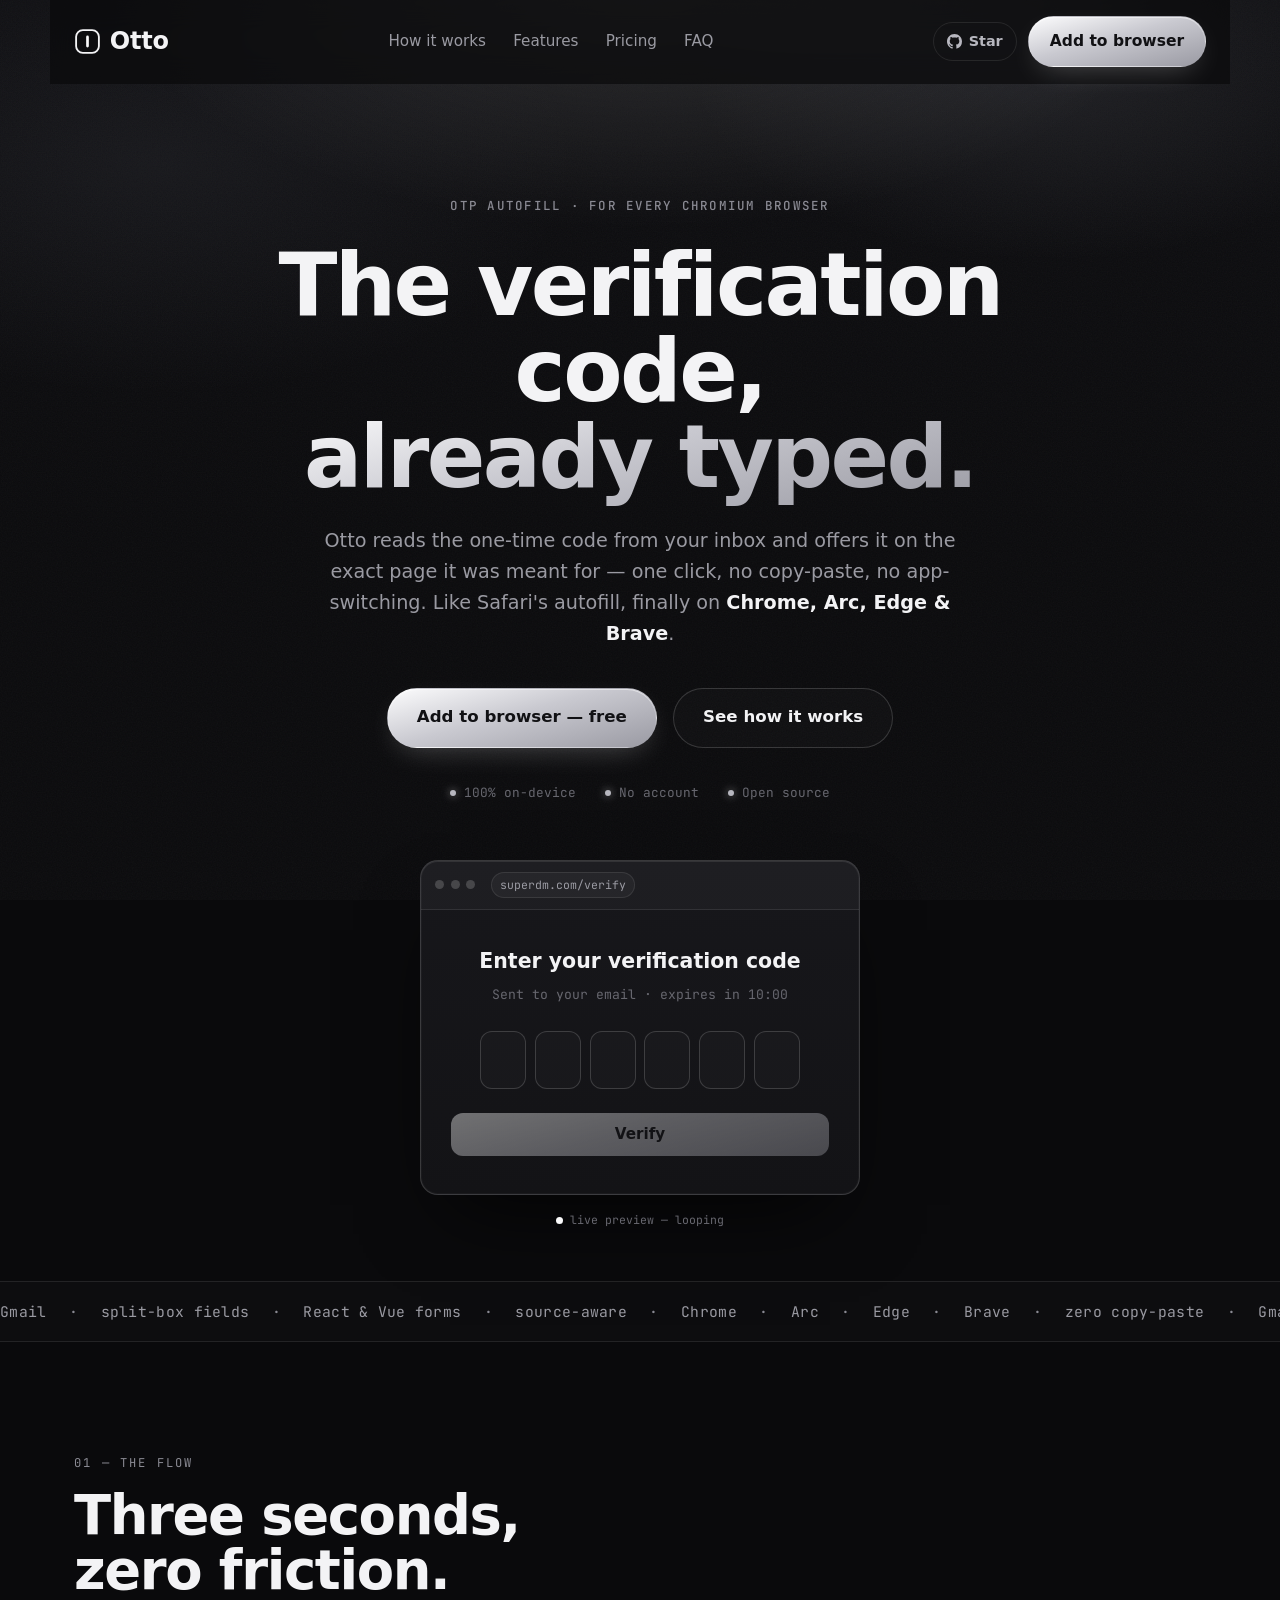
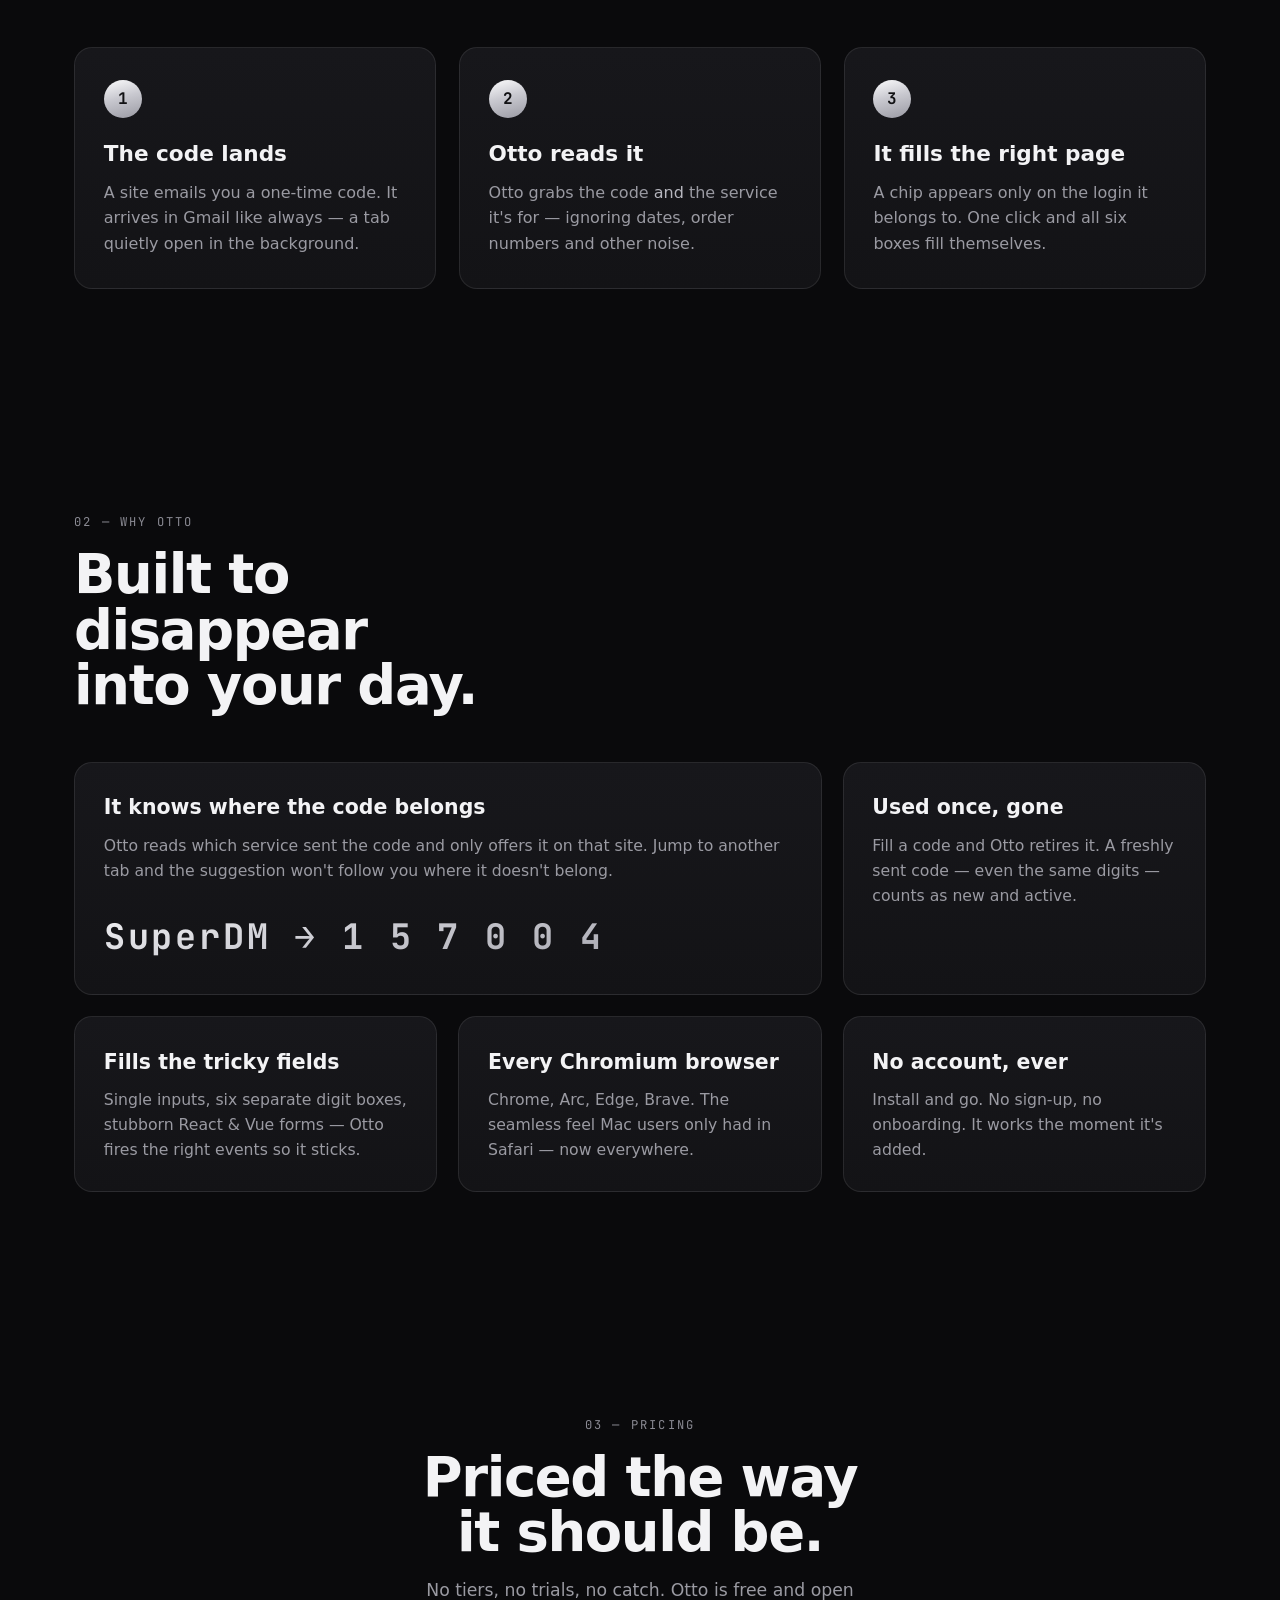
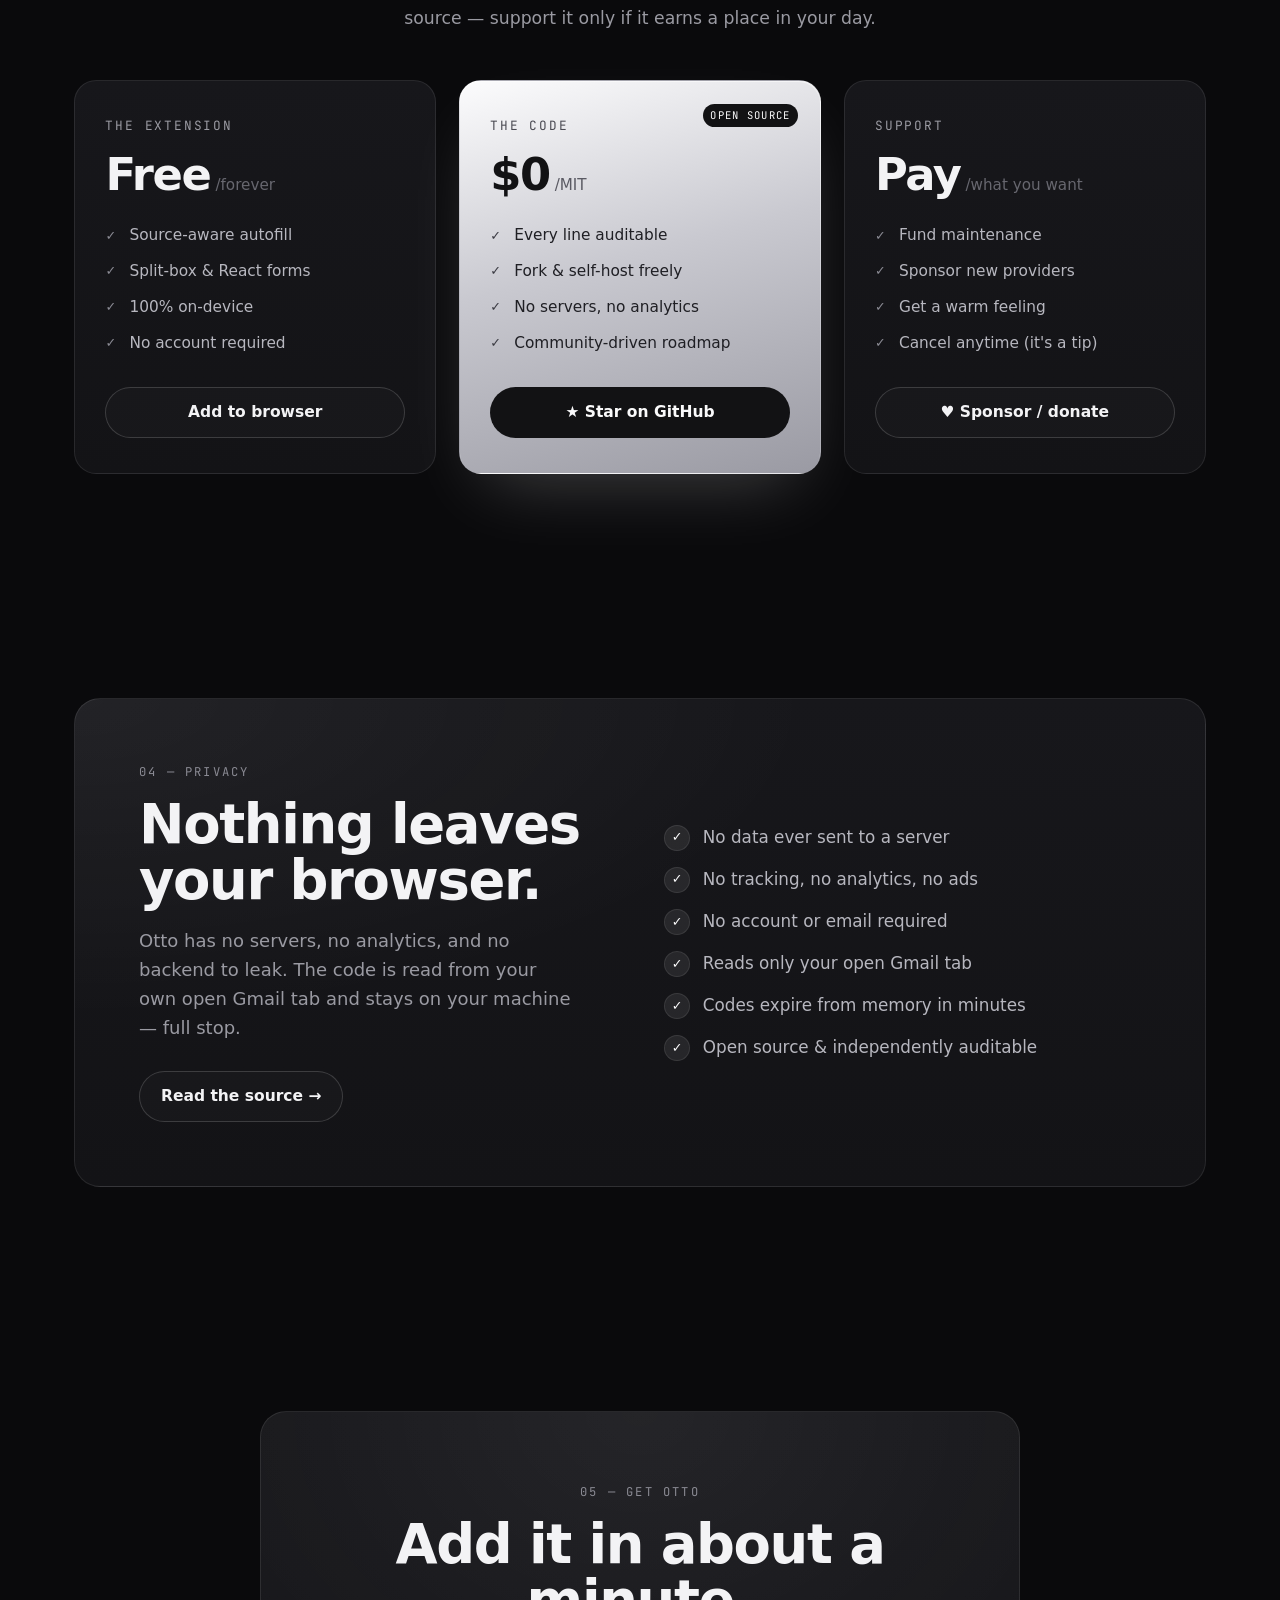
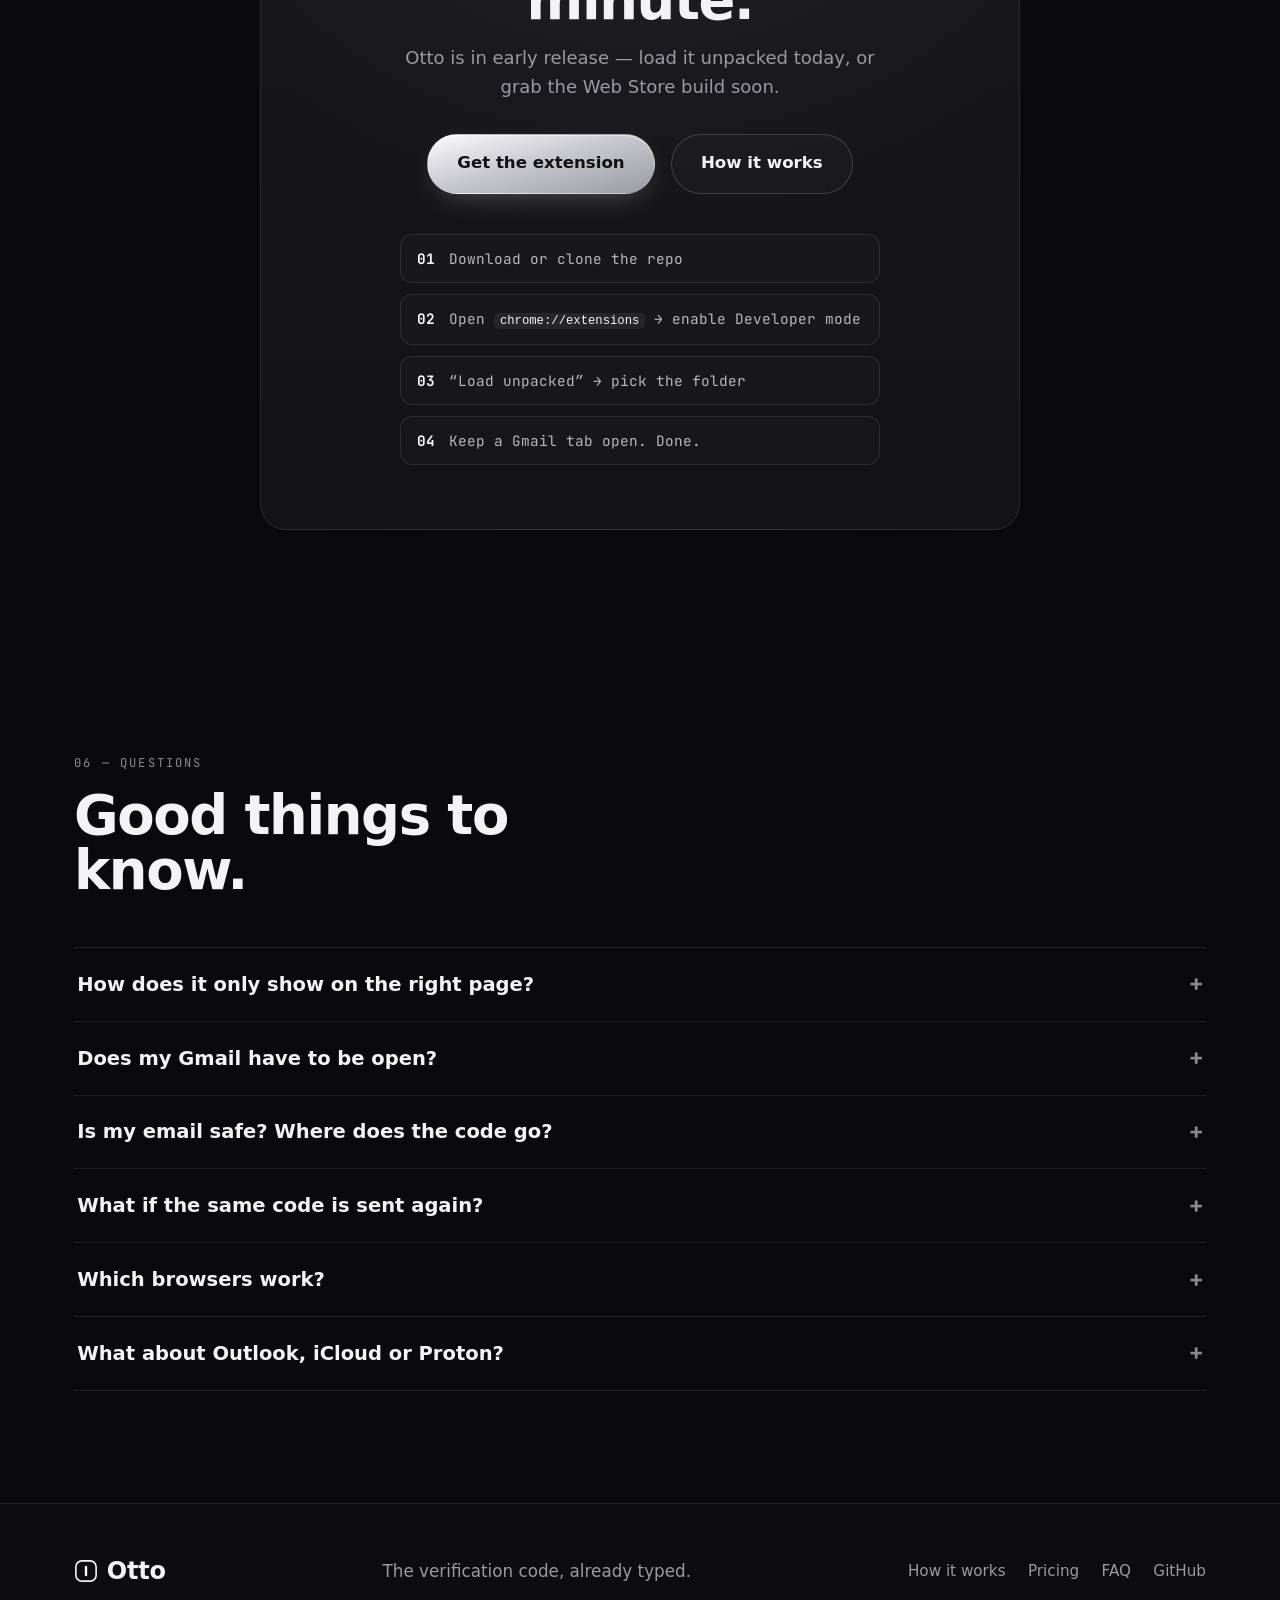
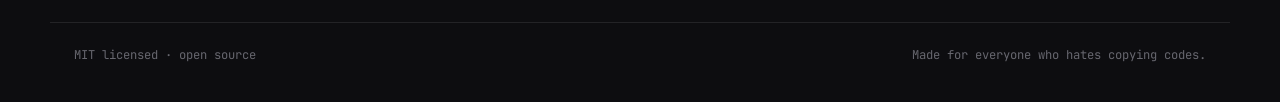
<file: docs/index.html>
<!DOCTYPE html>
<html lang="en">
<head>
  <meta charset="UTF-8" />
  <meta name="viewport" content="width=device-width, initial-scale=1.0" />
  <title>Otto — the verification code, already typed</title>
  <meta name="description" content="Otto reads the one-time code from your inbox and drops it into the right login — one click, on every Chromium browser. Free, open source, on-device." />

  <link rel="icon" href="favicon.svg" type="image/svg+xml" />
  <meta property="og:title" content="Otto — email OTP autofill for any browser" />
  <meta property="og:description" content="Safari-style verification-code autofill for Chrome, Arc, Edge & Brave. Free and open source." />
  <meta property="og:type" content="website" />

  <link rel="preconnect" href="https://api.fontshare.com" crossorigin />
  <link rel="preconnect" href="https://fonts.googleapis.com" />
  <link rel="preconnect" href="https://fonts.gstatic.com" crossorigin />
  <link href="https://api.fontshare.com/v2/css?f[]=clash-display@500,600,700&f[]=satoshi@400,500,700&display=swap" rel="stylesheet" />
  <link href="https://fonts.googleapis.com/css2?family=JetBrains+Mono:wght@500;700&display=swap" rel="stylesheet" />

  <link rel="stylesheet" href="styles.css" />
</head>
<body>
  <div class="bloom" aria-hidden="true"></div>
  <div class="grain" aria-hidden="true"></div>

  <!-- ───────────────────────── NAV ───────────────────────── -->
  <header class="nav">
    <a class="brand" href="#top" aria-label="Otto home">
      <span class="brand-mark" aria-hidden="true">
        <svg viewBox="0 0 32 32" width="27" height="27">
          <rect x="2.5" y="2.5" width="27" height="27" rx="8" fill="none" stroke="currentColor" stroke-width="2.2"/>
          <rect x="14.4" y="9" width="3.2" height="14" rx="1.6" class="mark-caret"/>
        </svg>
      </span>
      <span class="brand-word">Otto</span>
    </a>

    <nav class="nav-links" aria-label="Primary">
      <a href="#how">How it works</a>
      <a href="#features">Features</a>
      <a href="#pricing">Pricing</a>
      <a href="#faq">FAQ</a>
    </nav>

    <div class="nav-cta">
      <a class="ghost" href="https://github.com/useotto/useotto.github.io" target="_blank" rel="noopener">
        <svg viewBox="0 0 16 16" width="15" height="15" aria-hidden="true"><path fill="currentColor" d="M8 0C3.58 0 0 3.58 0 8c0 3.54 2.29 6.53 5.47 7.59.4.07.55-.17.55-.38 0-.19-.01-.82-.01-1.49-2.01.37-2.53-.49-2.69-.94-.09-.23-.48-.94-.82-1.13-.28-.15-.68-.52-.01-.53.63-.01 1.08.58 1.23.82.72 1.21 1.87.87 2.33.66.07-.52.28-.87.51-1.07-1.78-.2-3.64-.89-3.64-3.95 0-.87.31-1.59.82-2.15-.08-.2-.36-1.02.08-2.12 0 0 .67-.21 2.2.82.64-.18 1.32-.27 2-.27.68 0 1.36.09 2 .27 1.53-1.04 2.2-.82 2.2-.82.44 1.1.16 1.92.08 2.12.51.56.82 1.27.82 2.15 0 3.07-1.87 3.75-3.65 3.95.29.25.54.73.54 1.48 0 1.07-.01 1.93-.01 2.2 0 .21.15.46.55.38A8.01 8.01 0 0 0 16 8c0-4.42-3.58-8-8-8Z"/></svg>
        Star
      </a>
      <a class="btn primary" href="#install">Add to browser</a>
    </div>
  </header>

  <!-- ───────────────────────── HERO ───────────────────────── -->
  <main id="top">
    <section class="hero">
      <p class="eyebrow reveal">OTP autofill · for every Chromium browser</p>
      <h1 class="reveal d1">The verification code,<br><em>already typed.</em></h1>
      <p class="lede reveal d2">
        Otto reads the one-time code from your inbox and offers it on the exact page
        it was meant for — one click, no copy-paste, no app-switching. Like Safari's
        autofill, finally on <strong>Chrome, Arc, Edge &amp; Brave</strong>.
      </p>
      <div class="hero-actions reveal d3">
        <a class="btn primary big" href="#install">Add to browser — free</a>
        <a class="btn ghost-line big" href="#how">See how it works</a>
      </div>
      <ul class="hero-trust reveal d4">
        <li><span class="dot"></span> 100% on-device</li>
        <li><span class="dot"></span> No account</li>
        <li><span class="dot"></span> Open source</li>
      </ul>

      <!-- signature live demo -->
      <div class="hero-demo reveal d3" aria-hidden="true">
        <div class="window">
          <div class="window-bar">
            <span class="traffic"></span><span class="traffic"></span><span class="traffic"></span>
            <span class="window-url">superdm.com/verify</span>
          </div>
          <div class="window-body">
            <p class="verify-title">Enter your verification code</p>
            <p class="verify-sub">Sent to your email · expires in 10:00</p>
            <div class="otp-boxes">
              <span class="otp-box"><i>1</i></span>
              <span class="otp-box"><i>5</i></span>
              <span class="otp-box"><i>7</i></span>
              <span class="otp-box"><i>0</i></span>
              <span class="otp-box"><i>0</i></span>
              <span class="otp-box"><i>4</i></span>
            </div>
            <button class="verify-btn">Verify</button>
            <div class="otto-chip">
              <span class="chip-key">↵</span>
              <span>Fill code <b>157&nbsp;004</b></span>
              <span class="chip-src">SuperDM · Gmail</span>
            </div>
          </div>
        </div>
        <p class="demo-caption"><span class="live"></span> live preview — looping</p>
      </div>
    </section>

    <!-- ───────────────────── MARQUEE ───────────────────── -->
    <div class="marquee" aria-hidden="true">
      <div class="marquee-track">
        <span>Gmail</span><span class="sep">·</span><span>split-box fields</span><span class="sep">·</span>
        <span>React &amp; Vue forms</span><span class="sep">·</span><span>source-aware</span><span class="sep">·</span>
        <span>Chrome</span><span class="sep">·</span><span>Arc</span><span class="sep">·</span><span>Edge</span><span class="sep">·</span><span>Brave</span><span class="sep">·</span>
        <span>zero copy-paste</span><span class="sep">·</span>
        <span>Gmail</span><span class="sep">·</span><span>split-box fields</span><span class="sep">·</span>
        <span>React &amp; Vue forms</span><span class="sep">·</span><span>source-aware</span><span class="sep">·</span>
        <span>Chrome</span><span class="sep">·</span><span>Arc</span><span class="sep">·</span><span>Edge</span><span class="sep">·</span><span>Brave</span><span class="sep">·</span><span>zero copy-paste</span><span class="sep">·</span>
      </div>
    </div>

    <!-- ───────────────────── HOW IT WORKS ───────────────────── -->
    <section id="how" class="section">
      <div class="section-head">
        <p class="kicker">01 — the flow</p>
        <h2>Three seconds, zero friction.</h2>
      </div>
      <div class="steps">
        <article class="step">
          <span class="step-no">1</span>
          <h3>The code lands</h3>
          <p>A site emails you a one-time code. It arrives in Gmail like always — a tab quietly open in the background.</p>
        </article>
        <article class="step">
          <span class="step-no">2</span>
          <h3>Otto reads it</h3>
          <p>Otto grabs the code <em>and</em> the service it's for — ignoring dates, order numbers and other noise.</p>
        </article>
        <article class="step">
          <span class="step-no">3</span>
          <h3>It fills the right page</h3>
          <p>A chip appears only on the login it belongs to. One click and all six boxes fill themselves.</p>
        </article>
      </div>
    </section>

    <!-- ───────────────────── FEATURES ───────────────────── -->
    <section id="features" class="section features">
      <div class="section-head">
        <p class="kicker">02 — why otto</p>
        <h2>Built to disappear<br>into your day.</h2>
      </div>
      <div class="feature-grid">
        <article class="card big">
          <h3>It knows where the code belongs</h3>
          <p>Otto reads which service sent the code and only offers it on that site. Jump to another tab and the suggestion won't follow you where it doesn't belong.</p>
          <div class="card-glyph mono">SuperDM&nbsp;→&nbsp;1 5 7 0 0 4</div>
        </article>
        <article class="card">
          <h3>Used once, gone</h3>
          <p>Fill a code and Otto retires it. A freshly sent code — even the same digits — counts as new and active.</p>
        </article>
        <article class="card">
          <h3>Fills the tricky fields</h3>
          <p>Single inputs, six separate digit boxes, stubborn React &amp; Vue forms — Otto fires the right events so it sticks.</p>
        </article>
        <article class="card">
          <h3>Every Chromium browser</h3>
          <p>Chrome, Arc, Edge, Brave. The seamless feel Mac users only had in Safari — now everywhere.</p>
        </article>
        <article class="card">
          <h3>No account, ever</h3>
          <p>Install and go. No sign-up, no onboarding. It works the moment it's added.</p>
        </article>
      </div>
    </section>

    <!-- ───────────────────── PRICING ───────────────────── -->
    <section id="pricing" class="section pricing">
      <div class="section-head center">
        <p class="kicker">03 — pricing</p>
        <h2>Priced the way it should be.</h2>
        <p class="section-sub">No tiers, no trials, no catch. Otto is free and open source — support it only if it earns a place in your day.</p>
      </div>
      <div class="plans">
        <article class="plan">
          <p class="plan-name">The Extension</p>
          <p class="plan-price">Free<span>/forever</span></p>
          <ul class="plan-list">
            <li>Source-aware autofill</li>
            <li>Split-box &amp; React forms</li>
            <li>100% on-device</li>
            <li>No account required</li>
          </ul>
          <a class="btn ghost-line full" href="#install">Add to browser</a>
        </article>

        <article class="plan featured">
          <span class="plan-flag">Open source</span>
          <p class="plan-name">The Code</p>
          <p class="plan-price">$0<span>/MIT</span></p>
          <ul class="plan-list">
            <li>Every line auditable</li>
            <li>Fork &amp; self-host freely</li>
            <li>No servers, no analytics</li>
            <li>Community-driven roadmap</li>
          </ul>
          <a class="btn solid full" href="https://github.com/useotto/useotto.github.io" target="_blank" rel="noopener">★ Star on GitHub</a>
        </article>

        <article class="plan">
          <p class="plan-name">Support</p>
          <p class="plan-price">Pay<span>/what you want</span></p>
          <ul class="plan-list">
            <li>Fund maintenance</li>
            <li>Sponsor new providers</li>
            <li>Get a warm feeling</li>
            <li>Cancel anytime (it's a tip)</li>
          </ul>
          <a class="btn ghost-line full" href="https://github.com/sponsors/useotto" target="_blank" rel="noopener">♥ Sponsor / donate</a>
        </article>
      </div>
    </section>

    <!-- ───────────────────── PRIVACY ───────────────────── -->
    <section id="privacy" class="section privacy">
      <div class="privacy-inner">
        <div class="privacy-head">
          <p class="kicker">04 — privacy</p>
          <h2>Nothing leaves<br>your browser.</h2>
          <p class="privacy-lede">
            Otto has no servers, no analytics, and no backend to leak. The code is read
            from your own open Gmail tab and stays on your machine — full stop.
          </p>
          <a class="btn ghost-line" href="https://github.com/useotto/useotto.github.io" target="_blank" rel="noopener">Read the source →</a>
        </div>
        <ul class="privacy-list">
          <li><span class="tick">✓</span> No data ever sent to a server</li>
          <li><span class="tick">✓</span> No tracking, no analytics, no ads</li>
          <li><span class="tick">✓</span> No account or email required</li>
          <li><span class="tick">✓</span> Reads only your open Gmail tab</li>
          <li><span class="tick">✓</span> Codes expire from memory in minutes</li>
          <li><span class="tick">✓</span> Open source &amp; independently auditable</li>
        </ul>
      </div>
    </section>

    <!-- ───────────────────── INSTALL ───────────────────── -->
    <section id="install" class="section install">
      <div class="install-card">
        <p class="kicker center-k">05 — get otto</p>
        <h2>Add it in about a minute.</h2>
        <p class="install-lede">Otto is in early release — load it unpacked today, or grab the Web Store build soon.</p>
        <div class="install-actions">
          <a class="btn solid big" href="https://github.com/useotto/useotto.github.io" target="_blank" rel="noopener">Get the extension</a>
          <a class="btn ghost-line big" href="#how">How it works</a>
        </div>
        <ol class="install-steps mono">
          <li><span class="n">01</span><span class="t">Download or clone the repo</span></li>
          <li><span class="n">02</span><span class="t">Open <code>chrome://extensions</code> → enable Developer mode</span></li>
          <li><span class="n">03</span><span class="t">“Load unpacked” → pick the folder</span></li>
          <li><span class="n">04</span><span class="t">Keep a Gmail tab open. Done.</span></li>
        </ol>
      </div>
    </section>

    <!-- ───────────────────── FAQ ───────────────────── -->
    <section id="faq" class="section faq">
      <div class="section-head">
        <p class="kicker">06 — questions</p>
        <h2>Good things to know.</h2>
      </div>
      <div class="faq-list">
        <details>
          <summary>How does it only show on the right page?</summary>
          <p>Otto reads which service the code is for — from the sender and the wording of the email (“your code to sign in to SuperDM”). It then offers the code only on a page that matches. Switch tabs and the chip stays behind where it belongs.</p>
        </details>
        <details>
          <summary>Does my Gmail have to be open?</summary>
          <p>It needs to be open as a <em>background</em> tab — you never have to look at it. You stay on the login page while Otto watches your inbox quietly behind it.</p>
        </details>
        <details>
          <summary>Is my email safe? Where does the code go?</summary>
          <p>Nowhere but your own browser. Otto reads the code from your open Gmail tab and keeps it locally for a few minutes. No servers, nothing uploaded — and it's open source, so you can verify exactly that.</p>
        </details>
        <details>
          <summary>What if the same code is sent again?</summary>
          <p>Once you use a code, Otto retires it. If the site re-sends — even with identical digits — Otto stamps the new arrival and treats it as a fresh, active code you can use again.</p>
        </details>
        <details>
          <summary>Which browsers work?</summary>
          <p>Any Chromium-based browser: Chrome, Arc, Edge, and Brave. If it runs Chrome extensions, it runs Otto.</p>
        </details>
        <details>
          <summary>What about Outlook, iCloud or Proton?</summary>
          <p>Gmail is supported today. Other providers are on the roadmap — the architecture makes each one a small add-on. Want one next? Open an issue on GitHub.</p>
        </details>
      </div>
    </section>
  </main>

  <!-- ───────────────────────── FOOTER ───────────────────────── -->
  <footer class="footer">
    <div class="footer-top">
      <a class="brand" href="#top" aria-label="Otto home">
        <span class="brand-mark" aria-hidden="true">
          <svg viewBox="0 0 32 32" width="24" height="24">
            <rect x="2.5" y="2.5" width="27" height="27" rx="8" fill="none" stroke="currentColor" stroke-width="2.2"/>
            <rect x="14.4" y="9" width="3.2" height="14" rx="1.6" class="mark-caret"/>
          </svg>
        </span>
        <span class="brand-word">Otto</span>
      </a>
      <p class="footer-tag">The verification code, already typed.</p>
      <nav class="footer-links" aria-label="Footer">
        <a href="#how">How it works</a>
        <a href="#pricing">Pricing</a>
        <a href="#faq">FAQ</a>
        <a href="https://github.com/useotto/useotto.github.io" target="_blank" rel="noopener">GitHub</a>
      </nav>
    </div>
    <div class="footer-bottom">
      <span>MIT licensed · open source</span>
      <span>Made for everyone who hates copying codes.</span>
    </div>
  </footer>

  <script src="script.js"></script>
</body>
</html>
</file>
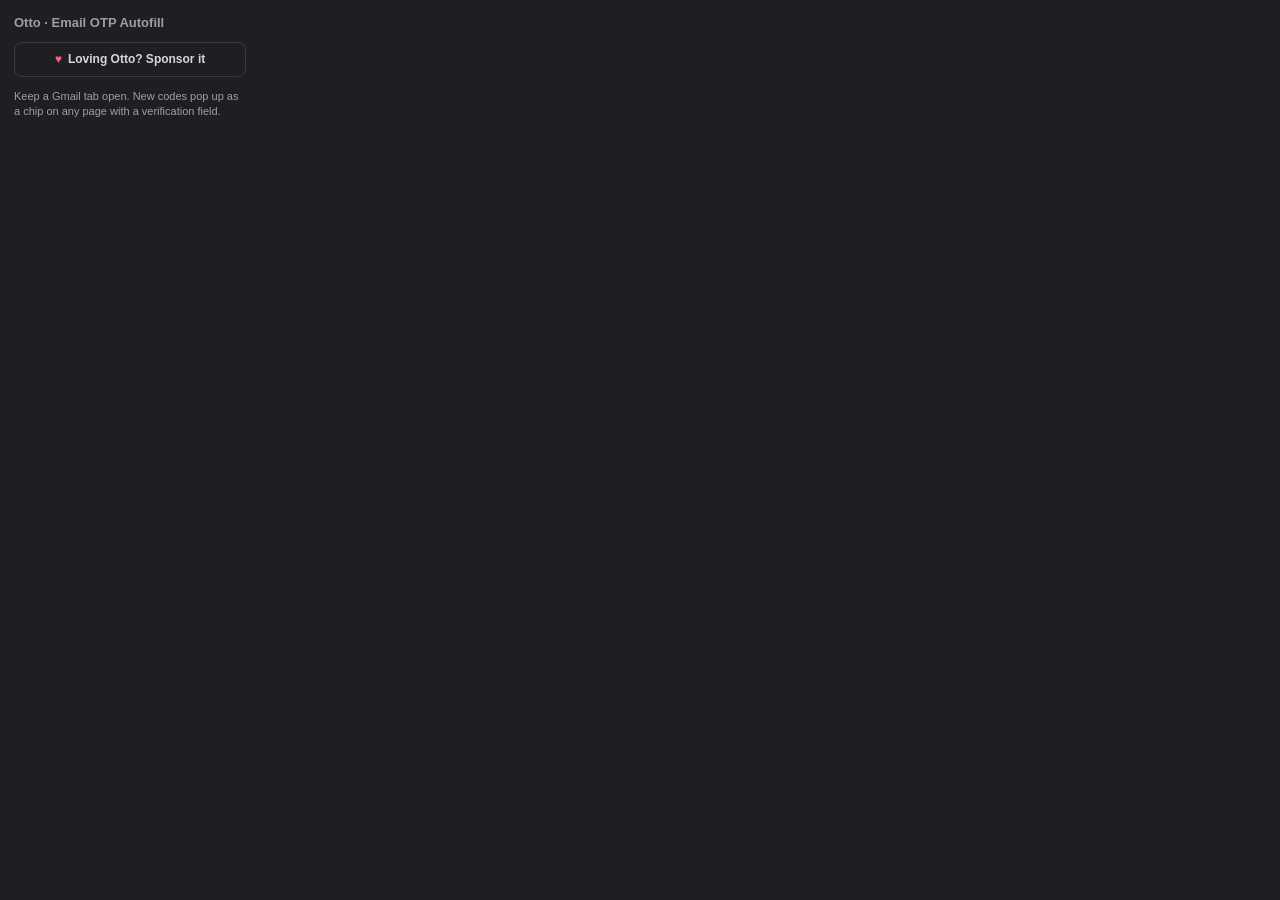
<file: popup/popup.html>
<!DOCTYPE html>
<html>
  <head>
    <meta charset="utf-8" />
    <style>
      body {
        width: 260px;
        margin: 0;
        font: 13px/1.4 -apple-system, BlinkMacSystemFont, "Segoe UI", Roboto, sans-serif;
        background: #1f1f23;
        color: #fff;
      }
      .wrap { padding: 14px; }
      h1 { font-size: 13px; margin: 0 0 10px; color: #9aa0a6; font-weight: 600; }
      .code {
        font-size: 28px; font-weight: 700; letter-spacing: 3px;
        font-variant-numeric: tabular-nums; text-align: center;
        padding: 14px 0; background: #2a2a31; border-radius: 10px;
      }
      .meta { color: #9aa0a6; font-size: 11px; margin: 8px 0 0; text-align: center; }
      .code.is-used { color: #6e6e76; text-decoration: line-through; }
      .used { text-align: center; font-size: 11px; color: #b7b7bf; margin-top: 6px; }
      .empty { color: #9aa0a6; text-align: center; padding: 18px 0; }
      button {
        width: 100%; margin-top: 10px; padding: 9px; border: none;
        border-radius: 8px; background: #1a73e8; color: #fff;
        font-weight: 600; cursor: pointer;
      }
      button:hover { background: #1b66c9; }
      .donate {
        display: flex; align-items: center; justify-content: center; gap: 6px;
        width: 100%; box-sizing: border-box; margin-top: 8px; padding: 8px;
        border: 1px solid #3a3a42; border-radius: 8px;
        background: transparent; color: #d6d6db; font-weight: 600;
        font-size: 12px; text-decoration: none; cursor: pointer;
        transition: background .15s, border-color .15s, color .15s;
      }
      .donate:hover { background: #2a2a31; border-color: #5a5a63; color: #fff; }
      .donate .heart { color: #ff5c7a; }
      .hint { color: #9aa0a6; font-size: 11px; margin-top: 12px; }
      .status {
        display: flex; align-items: center; gap: 7px;
        font-size: 11px; color: #b7b7bf; margin-bottom: 12px;
      }
      .status .dot { width: 7px; height: 7px; border-radius: 50%; flex-shrink: 0; }
      .status.active .dot { background: #3ddc84; box-shadow: 0 0 7px #3ddc84; }
      .status.reviving .dot { background: #e6b05a; }
      .status.none .dot { background: #e0564f; }
      .open-gmail {
        width: 100%; margin: 4px 0 2px; padding: 9px; border: none;
        border-radius: 8px; background: #2a2a31; color: #fff;
        font-weight: 600; cursor: pointer;
      }
      .open-gmail:hover { background: #34343c; }
    </style>
  </head>
  <body>
    <div class="wrap">
      <h1>Otto · Email OTP Autofill</h1>
      <div id="status"></div>
      <div id="content"></div>
      <a class="donate" href="https://github.com/sponsors/useotto"
         target="_blank" rel="noopener">
        <span class="heart">♥</span> Loving Otto? Sponsor it
      </a>
      <p class="hint">Keep a Gmail tab open. New codes pop up as a chip on any
        page with a verification field.</p>
    </div>
    <script src="popup.js"></script>
  </body>
</html>
</file>
<file: docs/styles.css>
/* ============================================================
   OTTO — refined dark monochrome
   charcoal + silver · Clash Display / Satoshi / JetBrains Mono
   ============================================================ */

:root {
  --bg:        #0A0A0C;
  --bg-2:      #0D0D10;
  --panel:     #131316;
  --panel-2:   #17171B;
  --panel-hi:  #1D1D22;
  --line:      rgba(255,255,255,0.09);
  --line-2:    rgba(255,255,255,0.16);
  --text:      #F3F3F5;
  --muted:     #9A9AA2;
  --muted-2:   #67676F;
  --silver-1:  #FAFAFB;
  --silver-2:  #B7B7BF;
  --silver-3:  #8A8A93;
  --silver-grad: linear-gradient(165deg, #FCFCFD 0%, #C9C9D0 45%, #9A9AA3 100%);
  --chip:      #1B1B20;

  --font-display: "Clash Display", system-ui, sans-serif;
  --font-body: "Satoshi", system-ui, sans-serif;
  --font-mono: "JetBrains Mono", ui-monospace, monospace;

  --maxw: 1180px;
  --r: 18px;
}

* { box-sizing: border-box; margin: 0; padding: 0; }
html { scroll-behavior: smooth; }

body {
  background: var(--bg);
  color: var(--text);
  font-family: var(--font-body);
  font-size: 18px;
  line-height: 1.6;
  -webkit-font-smoothing: antialiased;
  overflow-x: hidden;
  position: relative;
}

/* soft silver light-bloom behind hero (the silk-drape feel) */
.bloom {
  position: fixed; inset: 0; z-index: -2; pointer-events: none;
  background:
    radial-gradient(60% 42% at 50% -4%, rgba(255,255,255,0.14), transparent 70%),
    radial-gradient(40% 30% at 82% 8%, rgba(190,195,210,0.10), transparent 70%),
    radial-gradient(46% 36% at 12% 18%, rgba(150,155,175,0.08), transparent 72%),
    linear-gradient(180deg, var(--bg-2), var(--bg) 60%);
}
.grain {
  position: fixed; inset: 0; z-index: -1; pointer-events: none;
  opacity: 0.04; mix-blend-mode: screen;
  background-image: url("data:image/svg+xml,%3Csvg xmlns='http://www.w3.org/2000/svg' width='160' height='160'%3E%3Cfilter id='n'%3E%3CfeTurbulence type='fractalNoise' baseFrequency='0.8' numOctaves='3'/%3E%3C/filter%3E%3Crect width='100%25' height='100%25' filter='url(%23n)'/%3E%3C/svg%3E");
}

a { color: inherit; text-decoration: none; }
em { font-style: normal; }
.mono { font-family: var(--font-mono); }

/* ───────── buttons ───────── */
.btn {
  display: inline-flex; align-items: center; justify-content: center; gap: 0.5em;
  font-family: var(--font-body); font-weight: 600; font-size: 0.97rem;
  padding: 0.78em 1.35em; border-radius: 100px; border: 1px solid transparent; cursor: pointer;
  transition: transform .18s ease, background .2s, border-color .2s, color .2s, box-shadow .2s;
  white-space: nowrap;
}
.btn.big { padding: 0.95em 1.75em; font-size: 1.04rem; }
.btn.full { width: 100%; }

/* primary / solid = silver metallic on dark */
.btn.primary, .btn.solid {
  background: var(--silver-grad); color: #111114;
  box-shadow: 0 1px 0 rgba(255,255,255,0.5) inset, 0 10px 30px -12px rgba(255,255,255,0.3);
}
.btn.primary:hover, .btn.solid:hover { transform: translateY(-2px); box-shadow: 0 16px 38px -14px rgba(255,255,255,0.4); }

/* outline-on-dark */
.btn.ghost-line { background: rgba(255,255,255,0.02); border-color: var(--line-2); color: var(--text); }
.btn.ghost-line:hover { background: rgba(255,255,255,0.06); border-color: var(--silver-2); transform: translateY(-2px); }

.ghost {
  display: inline-flex; align-items: center; gap: 0.45em;
  font-weight: 600; font-size: 0.9rem; padding: 0.5em 0.9em;
  border: 1px solid var(--line); border-radius: 100px; color: var(--silver-2);
  transition: border-color .18s, color .18s, background .18s;
}
.ghost:hover { border-color: var(--silver-2); color: var(--text); background: rgba(255,255,255,0.04); }

/* ───────── nav ───────── */
.nav {
  position: sticky; top: 0; z-index: 100;
  display: flex; align-items: center; justify-content: space-between; gap: 1.5rem;
  max-width: var(--maxw); margin: 0 auto; padding: 1rem 1.5rem;
  background: color-mix(in srgb, var(--bg) 72%, transparent);
  backdrop-filter: blur(14px) saturate(1.1);
  border-bottom: 1px solid transparent;
}
.brand { display: inline-flex; align-items: center; gap: 0.55rem; }
.brand-mark { color: var(--text); display: inline-flex; }
.mark-caret { fill: var(--silver-1); animation: caret 1.1s steps(1) infinite; }
@keyframes caret { 50% { opacity: 0.25; } }
.brand-word { font-family: var(--font-display); font-weight: 600; font-size: 1.5rem; letter-spacing: -0.01em; }
.nav-links { display: flex; gap: 1.7rem; font-size: 0.95rem; font-weight: 500; }
.nav-links a { color: var(--muted); transition: color .15s; position: relative; }
.nav-links a:hover { color: var(--text); }
.nav-links a::after { content:""; position:absolute; left:0; bottom:-5px; height:1.5px; width:0; background: var(--silver-2); transition: width .2s; }
.nav-links a:hover::after { width: 100%; }
.nav-cta { display: flex; align-items: center; gap: 0.7rem; }

/* ───────── hero ───────── */
.hero {
  max-width: 980px; margin: 0 auto; text-align: center;
  padding: clamp(3.5rem, 9vw, 7rem) 1.5rem clamp(2rem, 4vw, 3.5rem);
}
.eyebrow {
  font-family: var(--font-mono); font-size: 0.78rem; font-weight: 500;
  text-transform: uppercase; letter-spacing: 0.18em; color: var(--silver-3);
  margin-bottom: 1.6rem;
}
.hero h1 {
  font-family: var(--font-display); font-weight: 600;
  font-size: clamp(2.8rem, 7vw, 5.4rem); line-height: 1.0; letter-spacing: -0.03em;
  margin-bottom: 1.6rem;
}
.hero h1 em {
  background: var(--silver-grad); -webkit-background-clip: text; background-clip: text; color: transparent;
}
.lede { font-size: 1.2rem; color: var(--muted); max-width: 56ch; margin: 0 auto 2.4rem; }
.lede strong { color: var(--text); font-weight: 600; }
.hero-actions { display: flex; align-items: center; gap: 1rem; justify-content: center; flex-wrap: wrap; margin-bottom: 2.2rem; }
.hero-trust {
  display: flex; gap: 1.8rem; justify-content: center; list-style: none;
  font-family: var(--font-mono); font-size: 0.8rem; color: var(--muted-2);
}
.hero-trust li { display: flex; align-items: center; gap: 0.5rem; }
.hero-trust .dot { width: 6px; height: 6px; border-radius: 50%; background: var(--silver-2); box-shadow: 0 0 8px rgba(255,255,255,0.5); }

/* ───────── hero demo ───────── */
.hero-demo { display: flex; flex-direction: column; align-items: center; gap: 1rem; margin-top: 3.5rem; }
.window {
  width: 100%; max-width: 440px;
  background: linear-gradient(180deg, var(--panel-2), var(--panel));
  border: 1px solid var(--line-2); border-radius: var(--r);
  box-shadow: 0 40px 80px -30px rgba(0,0,0,0.8), 0 0 0 1px rgba(255,255,255,0.03) inset, 0 1px 0 rgba(255,255,255,0.06) inset;
  overflow: hidden;
}
.window-bar { display: flex; align-items: center; gap: 0.4rem; padding: 0.7rem 0.9rem; background: rgba(255,255,255,0.03); border-bottom: 1px solid var(--line); }
.traffic { width: 9px; height: 9px; border-radius: 50%; background: rgba(255,255,255,0.18); }
.window-url {
  margin-left: 0.6rem; font-family: var(--font-mono); font-size: 0.72rem; color: var(--muted);
  background: rgba(255,255,255,0.04); padding: 0.25em 0.7em; border-radius: 100px; border: 1px solid var(--line);
}
.window-body { padding: 2.2rem 1.9rem 2.4rem; position: relative; text-align: center; }
.verify-title { font-family: var(--font-display); font-weight: 600; font-size: 1.28rem; }
.verify-sub { font-size: 0.82rem; color: var(--muted-2); margin: 0.4rem 0 1.6rem; font-family: var(--font-mono); }

.otp-boxes { display: flex; gap: 0.55rem; justify-content: center; margin-bottom: 1.5rem; }
.otp-box {
  width: 46px; height: 58px; border: 1px solid var(--line-2); border-radius: 12px;
  display: flex; align-items: center; justify-content: center;
  font-family: var(--font-mono); font-weight: 700; font-size: 1.5rem; color: var(--text);
  background: rgba(255,255,255,0.02); position: relative;
}
.otp-box i { opacity: 0; transform: translateY(6px) scale(0.7); }

.verify-btn {
  width: 100%; padding: 0.82em; border: none; border-radius: 12px;
  background: var(--silver-grad); color: #111114; font-family: var(--font-body);
  font-weight: 700; font-size: 0.95rem; cursor: pointer; opacity: 0.4;
}

.otto-chip {
  position: absolute; left: 50%; top: 96px;
  display: inline-flex; align-items: center; gap: 0.55rem;
  background: var(--chip); color: var(--text);
  border: 1px solid var(--line-2);
  font-size: 0.82rem; font-weight: 500; padding: 0.55em 0.8em; border-radius: 12px; white-space: nowrap;
  box-shadow: 0 18px 36px -14px rgba(0,0,0,0.8);
  opacity: 0; transform: translate(-50%, 8px);
}
.otto-chip b { font-family: var(--font-mono); letter-spacing: 0.04em; }
.chip-key { display: inline-flex; align-items: center; justify-content: center; width: 18px; height: 18px; border-radius: 5px; background: rgba(255,255,255,0.1); font-size: 0.7rem; }
.chip-src { color: var(--silver-3); font-size: 0.72rem; }

.demo-caption { font-family: var(--font-mono); font-size: 0.72rem; color: var(--muted-2); display: flex; align-items: center; gap: 0.45rem; }
.live { width: 7px; height: 7px; border-radius: 50%; background: var(--silver-1); animation: pulse 1.6s ease-in-out infinite; }
@keyframes pulse { 0%,100%{ opacity:1; transform:scale(1);} 50%{ opacity:.35; transform:scale(0.6);} }

/* demo timeline (7s loop) */
.otto-chip { animation: chipIn 7s ease-in-out infinite; }
.otp-box i { animation: fillDigit 7s ease-in-out infinite; }
.otp-box:nth-child(1) i { animation-delay: 0s; } .otp-box:nth-child(2) i { animation-delay: .12s; }
.otp-box:nth-child(3) i { animation-delay: .24s; } .otp-box:nth-child(4) i { animation-delay: .36s; }
.otp-box:nth-child(5) i { animation-delay: .48s; } .otp-box:nth-child(6) i { animation-delay: .60s; }
.otp-box { animation: boxActive 7s ease-in-out infinite; }
.otp-box:nth-child(1){ animation-delay: 0s; } .otp-box:nth-child(2){ animation-delay: .12s; }
.otp-box:nth-child(3){ animation-delay: .24s; } .otp-box:nth-child(4){ animation-delay: .36s; }
.otp-box:nth-child(5){ animation-delay: .48s; } .otp-box:nth-child(6){ animation-delay: .60s; }
.verify-btn { animation: btnReady 7s ease-in-out infinite; }

@keyframes chipIn {
  0%, 14% { opacity: 0; transform: translate(-50%, 8px); }
  20%, 30% { opacity: 1; transform: translate(-50%, 0); }
  34% { opacity: 1; transform: translate(-50%, 0) scale(1.04); }
  40%, 86% { opacity: 0; transform: translate(-50%, -6px); }
  100% { opacity: 0; }
}
@keyframes fillDigit {
  0%, 36% { opacity: 0; transform: translateY(6px) scale(0.7); }
  44% { opacity: 1; transform: translateY(0) scale(1.12); }
  50%, 86% { opacity: 1; transform: translateY(0) scale(1); }
  92%, 100% { opacity: 0; transform: translateY(6px) scale(0.7); }
}
@keyframes boxActive {
  0%, 34% { border-color: var(--line-2); box-shadow: none; }
  38%, 50% { border-color: var(--silver-1); box-shadow: 0 0 0 3px rgba(255,255,255,0.14), 0 0 20px rgba(255,255,255,0.12); }
  56%, 100% { border-color: var(--line-2); box-shadow: none; }
}
@keyframes btnReady { 0%, 60% { opacity: 0.4; } 70%, 86% { opacity: 1; } 100% { opacity: 0.4; } }

/* ───────── marquee ───────── */
.marquee { border-top: 1px solid var(--line); border-bottom: 1px solid var(--line); background: rgba(255,255,255,0.015); overflow: hidden; padding: 0.95rem 0; }
.marquee-track { display: inline-flex; align-items: center; gap: 1.4rem; white-space: nowrap; font-family: var(--font-mono); font-size: 0.92rem; letter-spacing: 0.02em; color: var(--muted); animation: scroll 30s linear infinite; }
.marquee-track .sep { color: var(--silver-3); }
@keyframes scroll { to { transform: translateX(-50%); } }

/* ───────── sections ───────── */
.section { max-width: var(--maxw); margin: 0 auto; padding: clamp(4rem, 9vw, 7rem) 1.5rem; }
.section-head { margin-bottom: 3rem; max-width: 42ch; }
.section-head.center { margin-left: auto; margin-right: auto; text-align: center; }
.section-sub { color: var(--muted); margin-top: 1rem; font-size: 1.08rem; }
.kicker { font-family: var(--font-mono); font-size: 0.76rem; text-transform: uppercase; letter-spacing: 0.18em; color: var(--silver-3); margin-bottom: 0.9rem; }
.kicker.center-k, .center-k { display: inline-block; }
.section h2 { font-family: var(--font-display); font-weight: 600; font-size: clamp(2rem, 4.6vw, 3.4rem); line-height: 1.02; letter-spacing: -0.025em; }

/* steps */
.steps { display: grid; grid-template-columns: repeat(3, 1fr); gap: 1.4rem; }
.step {
  padding: 2rem 1.8rem; border: 1px solid var(--line); border-radius: var(--r);
  background: linear-gradient(180deg, var(--panel-2), var(--panel));
  transition: transform .2s, box-shadow .2s, border-color .2s;
}
.step:hover { transform: translateY(-4px); border-color: var(--line-2); box-shadow: 0 24px 50px -28px rgba(0,0,0,0.8); }
.step-no { display: inline-flex; align-items: center; justify-content: center; width: 38px; height: 38px; border-radius: 50%; font-family: var(--font-mono); font-weight: 700; font-size: 1rem; background: var(--silver-grad); color: #121214; margin-bottom: 1.2rem; }
.step h3 { font-family: var(--font-display); font-weight: 600; font-size: 1.35rem; margin-bottom: 0.5rem; }
.step p { color: var(--muted); font-size: 1rem; }
.step p em, .card p em { color: var(--silver-2); }

/* features */
.feature-grid { display: grid; grid-template-columns: repeat(3, 1fr); gap: 1.3rem; }
.card {
  padding: 1.8rem; border: 1px solid var(--line); border-radius: var(--r);
  background: linear-gradient(180deg, var(--panel-2), var(--panel));
  transition: transform .2s, box-shadow .2s, border-color .2s; position: relative; overflow: hidden;
}
.card:hover { transform: translateY(-4px); border-color: var(--line-2); box-shadow: 0 24px 50px -28px rgba(0,0,0,0.85); }
.card h3 { font-family: var(--font-display); font-weight: 600; font-size: 1.28rem; margin-bottom: 0.55rem; }
.card p { color: var(--muted); font-size: 0.98rem; }
.card.big { grid-column: span 2; display: flex; flex-direction: column; }
.card-glyph { margin-top: auto; padding-top: 1.6rem; font-size: clamp(1.4rem, 3vw, 2.2rem); font-weight: 700; letter-spacing: 0.08em; background: var(--silver-grad); -webkit-background-clip: text; background-clip: text; color: transparent; }

/* pricing / plans */
.plans { display: grid; grid-template-columns: repeat(3, 1fr); gap: 1.4rem; align-items: stretch; }
.plan {
  padding: 2.2rem 1.9rem; border: 1px solid var(--line); border-radius: 22px;
  background: linear-gradient(180deg, var(--panel-2), var(--panel));
  display: flex; flex-direction: column; transition: transform .2s, border-color .2s, box-shadow .2s;
}
.plan:hover { transform: translateY(-4px); border-color: var(--line-2); }
.plan-name { font-family: var(--font-mono); font-size: 0.8rem; text-transform: uppercase; letter-spacing: 0.14em; color: var(--muted); margin-bottom: 1rem; }
.plan-price { font-family: var(--font-display); font-weight: 600; font-size: 2.8rem; letter-spacing: -0.03em; line-height: 1; margin-bottom: 1.6rem; }
.plan-price span { font-family: var(--font-body); font-size: 0.95rem; font-weight: 500; color: var(--muted-2); letter-spacing: 0; margin-left: 0.3rem; }
.plan-list { list-style: none; display: flex; flex-direction: column; gap: 0.7rem; margin-bottom: 2rem; flex: 1; }
.plan-list li { font-size: 0.96rem; color: var(--silver-2); padding-left: 1.5rem; position: relative; }
.plan-list li::before { content: "✓"; position: absolute; left: 0; color: var(--silver-3); font-size: 0.8rem; top: 0.15rem; }
.plan.featured {
  background: var(--silver-grad); border-color: transparent; color: #121214;
  box-shadow: 0 30px 70px -28px rgba(255,255,255,0.25), 0 1px 0 rgba(255,255,255,0.6) inset;
  position: relative;
}
.plan.featured .plan-name { color: #4a4a52; }
.plan.featured .plan-price span { color: #5a5a63; }
.plan.featured .plan-list li { color: #1f1f24; }
.plan.featured .plan-list li::before { color: #3a3a42; }
.plan-flag { position: absolute; top: 1.4rem; right: 1.4rem; font-family: var(--font-mono); font-size: 0.66rem; text-transform: uppercase; letter-spacing: 0.12em; background: #121214; color: var(--silver-1); padding: 0.3em 0.7em; border-radius: 100px; }
.plan.featured .btn.solid { background: #121214; color: var(--silver-1); box-shadow: none; }
.plan.featured .btn.solid:hover { background: #000; }

/* privacy */
.privacy-inner {
  border: 1px solid var(--line); border-radius: 26px;
  background: radial-gradient(120% 120% at 0% 0%, rgba(255,255,255,0.05), transparent 55%), linear-gradient(180deg, var(--panel-2), var(--panel));
  padding: clamp(2.5rem, 5vw, 4rem);
  display: grid; grid-template-columns: 1fr 1fr; gap: 3rem; align-items: center;
}
.privacy-head h2 { margin-bottom: 1.2rem; }
.privacy-lede { color: var(--muted); margin-bottom: 1.8rem; max-width: 38ch; }
.privacy-list { list-style: none; display: flex; flex-direction: column; gap: 0.95rem; }
.privacy-list li { display: flex; align-items: center; gap: 0.8rem; font-size: 1.05rem; color: var(--silver-2); }
.privacy-list .tick { display: inline-flex; align-items: center; justify-content: center; width: 26px; height: 26px; border-radius: 50%; flex-shrink: 0; background: rgba(255,255,255,0.08); color: var(--silver-1); font-size: 0.8rem; font-weight: 700; border: 1px solid var(--line); }

/* install */
.install-card {
  max-width: 760px; margin: 0 auto; text-align: center;
  border: 1px solid var(--line); border-radius: 26px;
  padding: clamp(2.5rem, 5vw, 4rem);
  background: radial-gradient(120% 100% at 50% 0%, rgba(255,255,255,0.06), transparent 60%), linear-gradient(180deg, var(--panel-2), var(--panel));
}
.install-lede { color: var(--muted); margin: 1rem auto 2rem; max-width: 44ch; }
.install-actions { display: flex; gap: 1rem; justify-content: center; flex-wrap: wrap; margin-bottom: 2.5rem; }
.install-steps { list-style: none; text-align: left; max-width: 480px; margin: 0 auto; display: flex; flex-direction: column; gap: 0.7rem; }
.install-steps li { display: flex; align-items: flex-start; gap: 0.9rem; font-size: 0.9rem; color: var(--silver-2); padding: 0.75rem 1rem; border: 1px solid var(--line); border-radius: 12px; background: rgba(255,255,255,0.02); }
.install-steps li .n { color: var(--silver-1); font-weight: 700; flex-shrink: 0; }
.install-steps li .t { min-width: 0; flex: 1; overflow-wrap: anywhere; }
.install-steps code { background: rgba(255,255,255,0.06); padding: 0.1em 0.45em; border-radius: 5px; font-size: 0.85em; color: var(--text); overflow-wrap: anywhere; }

/* faq */
.faq-list { border-top: 1px solid var(--line); }
.faq-list details { border-bottom: 1px solid var(--line); }
.faq-list summary {
  list-style: none; cursor: pointer; padding: 1.3rem 0.2rem;
  font-family: var(--font-display); font-weight: 600; font-size: 1.22rem;
  display: flex; align-items: center; justify-content: space-between; gap: 1rem; transition: color .15s;
}
.faq-list summary::-webkit-details-marker { display: none; }
.faq-list summary::after { content: "+"; font-family: var(--font-mono); color: var(--silver-3); font-size: 1.5rem; transition: transform .2s, color .2s; line-height: 1; }
.faq-list details[open] summary { color: var(--silver-1); }
.faq-list details[open] summary::after { transform: rotate(45deg); color: var(--silver-1); }
.faq-list details p { padding: 0 0.2rem 1.5rem; color: var(--muted); max-width: 64ch; }

/* footer */
.footer { border-top: 1px solid var(--line); background: var(--bg-2); }
.footer-top { max-width: var(--maxw); margin: 0 auto; padding: 3rem 1.5rem 2rem; display: flex; align-items: center; gap: 1.5rem; flex-wrap: wrap; justify-content: space-between; }
.footer-tag { font-family: var(--font-display); color: var(--muted); font-size: 1.05rem; }
.footer-links { display: flex; gap: 1.4rem; font-size: 0.95rem; font-weight: 500; }
.footer-links a { color: var(--muted); transition: color .15s; }
.footer-links a:hover { color: var(--text); }
.footer-bottom { max-width: var(--maxw); margin: 0 auto; padding: 1.4rem 1.5rem 2.4rem; border-top: 1px solid var(--line); display: flex; justify-content: space-between; gap: 1rem; flex-wrap: wrap; font-family: var(--font-mono); font-size: 0.76rem; color: var(--muted-2); }

/* reveal */
.reveal { opacity: 0; transform: translateY(18px); animation: rise .8s cubic-bezier(.2,.7,.2,1) forwards; }
.reveal.d1 { animation-delay: .08s; } .reveal.d2 { animation-delay: .16s; } .reveal.d3 { animation-delay: .26s; } .reveal.d4 { animation-delay: .36s; }
@keyframes rise { to { opacity: 1; transform: translateY(0); } }
.in-view-init { opacity: 0; transform: translateY(28px); }
.in-view { opacity: 1; transform: translateY(0); transition: opacity .7s ease, transform .7s cubic-bezier(.2,.7,.2,1); }

/* responsive */
@media (max-width: 900px) {
  .lede { font-size: 1.1rem; }
  .nav-links { display: none; }
  .steps, .feature-grid, .plans { grid-template-columns: 1fr; }
  .card.big { grid-column: span 1; }
  .privacy-inner { grid-template-columns: 1fr; gap: 2rem; }
}
@media (max-width: 560px) {
  body { font-size: 17px; }
  .nav-cta .ghost { display: none; }
  .otp-box { width: 40px; height: 52px; font-size: 1.3rem; }
  .hero-trust { flex-wrap: wrap; gap: 0.7rem 1.4rem; }
  .footer-bottom { flex-direction: column; }
}
@media (prefers-reduced-motion: reduce) {
  *, *::before, *::after { animation-duration: .001ms !important; animation-iteration-count: 1 !important; transition-duration: .001ms !important; scroll-behavior: auto !important; }
  .otto-chip { opacity: 1; transform: translate(-50%, 0); }
  .otp-box i { opacity: 1; transform: none; }
  .reveal { opacity: 1; transform: none; }
}
</file>
